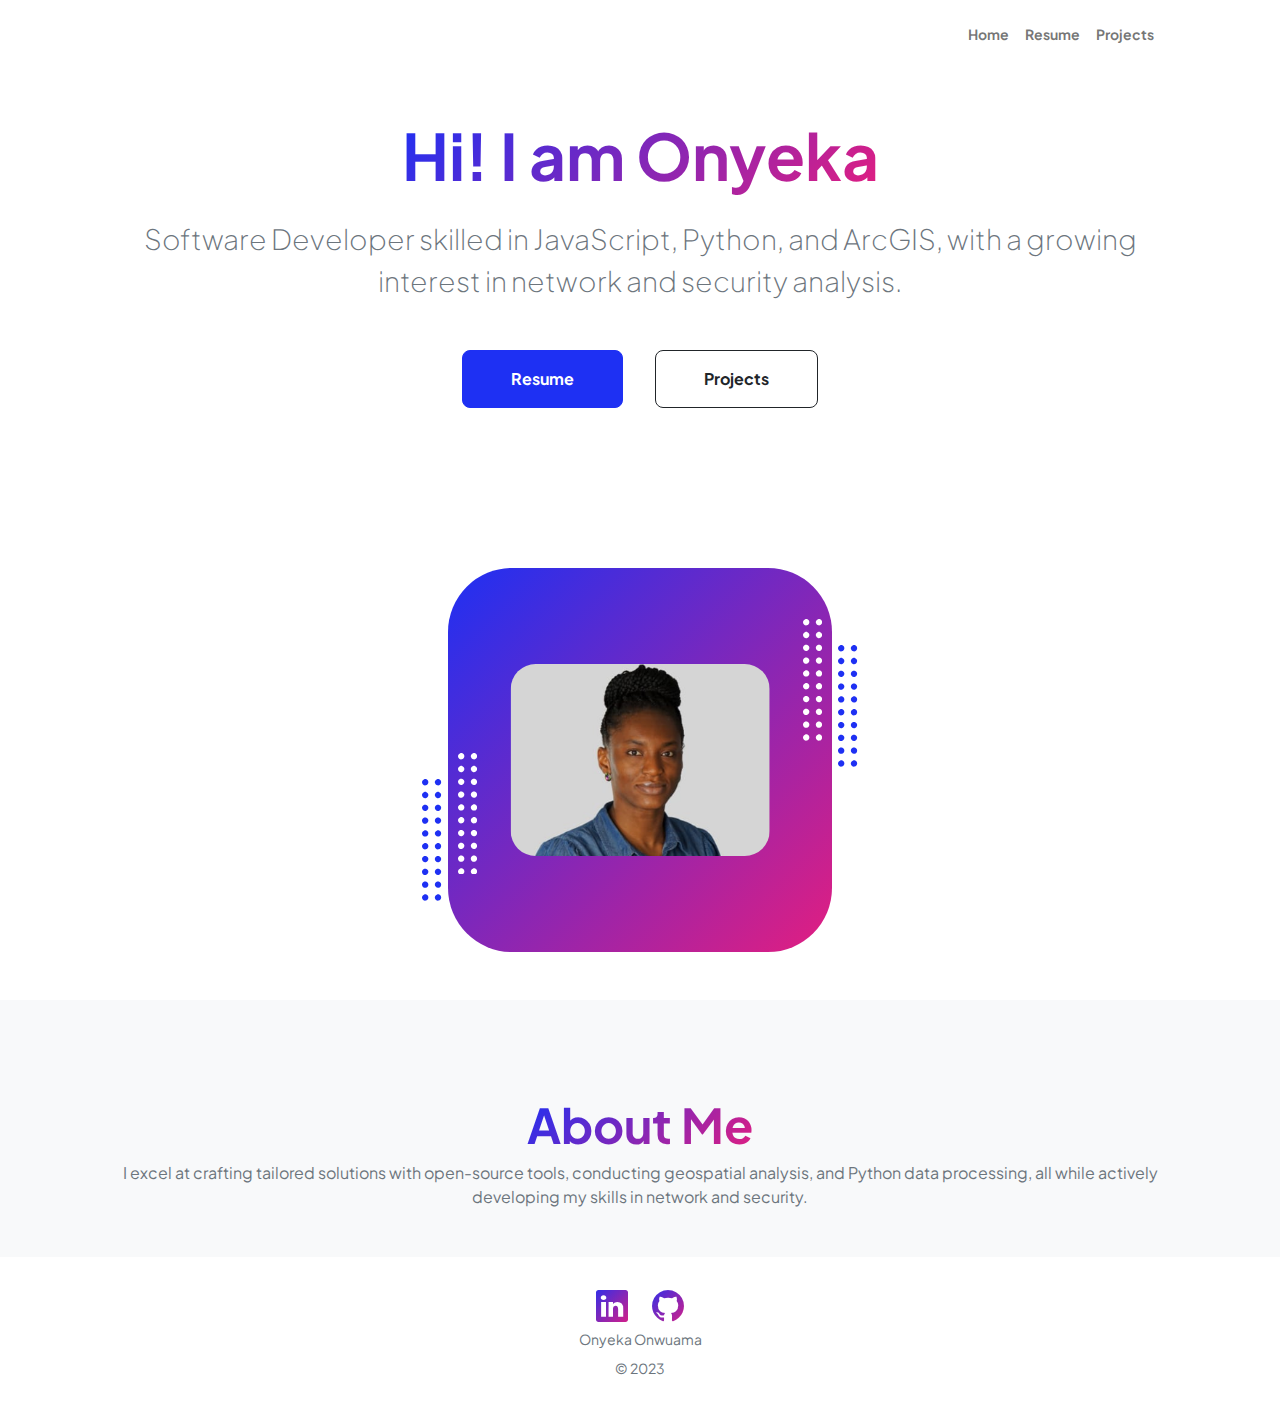
<file: index.html>
<!DOCTYPE html>
<html lang="en">
    <head>
        <meta charset="utf-8" />
        <meta name="viewport" content="width=device-width, initial-scale=1, shrink-to-fit=no" />
        <meta name="description" content="" />
        <meta name="author" content="" />
        <title>Onyeka Onwuama</title>
        <!-- Favicon-->
        <link rel="icon" type="image/x-icon" href="assets/favicon.ico" />
        <!-- Custom Google font-->
        <link rel="preconnect" href="https://fonts.googleapis.com" />
        <link rel="preconnect" href="https://fonts.gstatic.com" crossorigin />
        <link href="https://fonts.googleapis.com/css2?family=Plus+Jakarta+Sans:wght@100;200;300;400;500;600;700;800;900&amp;display=swap" rel="stylesheet" />
        <!-- Bootstrap icons-->
        <link href="https://cdn.jsdelivr.net/npm/bootstrap-icons@1.8.1/font/bootstrap-icons.css" rel="stylesheet" />
        <!-- Core theme CSS (includes Bootstrap)-->
        <link href="css/styles.css" rel="stylesheet" />
    </head>
    <body class="d-flex flex-column h-100">
        <main class="flex-shrink-0">
            <!-- Navigation-->
            <nav class="navbar navbar-expand-lg navbar-light bg-white py-3">
                <div class="container px-5">
                    <!-- <a class="navbar-brand" href="index.html"><span class="fw-bolder text-primary">Start Bootstrap</span></a> -->
                    <button class="navbar-toggler" type="button" data-bs-toggle="collapse" data-bs-target="#navbarSupportedContent" aria-controls="navbarSupportedContent" aria-expanded="false" aria-label="Toggle navigation"><span class="navbar-toggler-icon"></span></button>
                    <div class="collapse navbar-collapse" id="navbarSupportedContent">
                        <ul class="navbar-nav ms-auto mb-2 mb-lg-0 small fw-bolder">
                            <li class="nav-item"><a class="nav-link" href="index.html">Home</a></li>
                            <li class="nav-item"><a class="nav-link" href="resume.html">Resume</a></li>
                            <li class="nav-item"><a class="nav-link" href="projects.html">Projects</a></li>
                            <!-- <li class="nav-item"><a class="nav-link" href="contact.html">Contact</a></li> -->
                        </ul>
                    </div>
                </div>
            </nav>
            <!-- Header-->
            <header class="py-5">
                <div class="container px-5 pb-5">
                    <div class="row gx-5 align-items-center">
                        <div class="col-xxl-5">
                            <!-- Header text content-->
                            <div class="text-center text-xxl-start">
                                <!--<div class="badge bg-gradient-primary-to-secondary text-white mb-4"><div class="text-uppercase">Data &middot; GIS &middot; Network</div></div>
                                <div class="fs-3 fw-light text-muted">I am poised to collaborate across teams</div>-->
                                <h1 class="display-3 fw-bolder mb-4"><span class="text-gradient d-inline">Hi! I am Onyeka</span></h1>
                                <div class="fs-3 fw-light text-muted mb-5">Software Developer skilled in JavaScript, Python, and ArcGIS, with a growing interest in network and security analysis.</div>
                                <div class="d-grid gap-3 d-sm-flex justify-content-sm-center justify-content-xxl-start mb-5">
                                    <a class="btn btn-primary btn-lg px-5 py-3 me-sm-3 fs-6 fw-bolder" href="resume.html">Resume</a>
                                    <a class="btn btn-outline-dark btn-lg px-5 py-3 fs-6 fw-bolder" href="projects.html">Projects</a>
                                </div>
                            </div>
                        </div>
                        <div class="col-xxl-7">
                            <!-- Header profile picture-->
                            <div class="d-flex justify-content-center mt-5 mt-xxl-0">
                                <div class="profile bg-gradient-primary-to-secondary">
                                    <!-- TIP: For best results, use a photo with a transparent background like the demo example below-->
                                    <!-- Watch a tutorial on how to do this on YouTube (link)-->
                                    <img class="profile-img" src="assets/profile.PNG" alt="..." />
                                    <div class="dots-1">
                                        <!-- SVG Dots-->
                                        <svg version="1.1" xmlns="http://www.w3.org/2000/svg" xmlns:xlink="http://www.w3.org/1999/xlink" x="0px" y="0px" viewBox="0 0 191.6 1215.4" style="enable-background: new 0 0 191.6 1215.4" xml:space="preserve">
                                            <g transform="translate(0.000000,1280.000000) scale(0.100000,-0.100000)">
                                                <path d="M227.7,12788.6c-105-35-200-141-222-248c-43-206,163-412,369-369c155,32,275,190,260,339c-11,105-90,213-190,262        C383.7,12801.6,289.7,12808.6,227.7,12788.6z"></path>
                                                <path d="M1507.7,12788.6c-151-50-253-216-222-362c25-119,136-230,254-255c194-41,395,142,375,339c-11,105-90,213-190,262        C1663.7,12801.6,1569.7,12808.6,1507.7,12788.6z"></path>
                                                <path d="M227.7,11508.6c-105-35-200-141-222-248c-43-206,163-412,369-369c155,32,275,190,260,339c-11,105-90,213-190,262        C383.7,11521.6,289.7,11528.6,227.7,11508.6z"></path>
                                                <path d="M1507.7,11508.6c-151-50-253-216-222-362c25-119,136-230,254-255c194-41,395,142,375,339c-11,105-90,213-190,262        C1663.7,11521.6,1569.7,11528.6,1507.7,11508.6z"></path>
                                                <path d="M227.7,10228.6c-105-35-200-141-222-248c-43-206,163-412,369-369c155,32,275,190,260,339c-11,105-90,213-190,262        C383.7,10241.6,289.7,10248.6,227.7,10228.6z"></path>
                                                <path d="M1507.7,10228.6c-105-35-200-141-222-248c-43-206,163-412,369-369c155,32,275,190,260,339c-11,105-90,213-190,262        C1663.7,10241.6,1569.7,10248.6,1507.7,10228.6z"></path>
                                                <path d="M227.7,8948.6c-105-35-200-141-222-248c-43-206,163-412,369-369c155,32,275,190,260,339c-11,105-90,213-190,262        C383.7,8961.6,289.7,8968.6,227.7,8948.6z"></path>
                                                <path d="M1507.7,8948.6c-105-35-200-141-222-248c-43-206,163-412,369-369c155,32,275,190,260,339c-11,105-90,213-190,262        C1663.7,8961.6,1569.7,8968.6,1507.7,8948.6z"></path>
                                                <path d="M227.7,7668.6c-105-35-200-141-222-248c-43-206,163-412,369-369c155,32,275,190,260,339c-11,105-90,213-190,262        C383.7,7681.6,289.7,7688.6,227.7,7668.6z"></path>
                                                <path d="M1507.7,7668.6c-105-35-200-141-222-248c-43-206,163-412,369-369c155,32,275,190,260,339c-11,105-90,213-190,262        C1663.7,7681.6,1569.7,7688.6,1507.7,7668.6z"></path>
                                                <path d="M227.7,6388.6c-105-35-200-141-222-248c-43-206,163-412,369-369c155,32,275,190,260,339c-11,105-90,213-190,262        C383.7,6401.6,289.7,6408.6,227.7,6388.6z"></path>
                                                <path d="M1507.7,6388.6c-105-35-200-141-222-248c-43-206,163-412,369-369c155,32,275,190,260,339c-11,105-90,213-190,262        C1663.7,6401.6,1569.7,6408.6,1507.7,6388.6z"></path>
                                                <path d="M227.7,5108.6c-105-35-200-141-222-248c-43-206,163-412,369-369c155,32,275,190,260,339c-11,105-90,213-190,262        C383.7,5121.6,289.7,5128.6,227.7,5108.6z"></path>
                                                <path d="M1507.7,5108.6c-105-35-200-141-222-248c-43-206,163-412,369-369c155,32,275,190,260,339c-11,105-90,213-190,262        C1663.7,5121.6,1569.7,5128.6,1507.7,5108.6z"></path>
                                                <path d="M227.7,3828.6c-105-35-200-141-222-248c-43-206,163-412,369-369c155,32,275,190,260,339c-11,105-90,213-190,262        C383.7,3841.6,289.7,3848.6,227.7,3828.6z"></path>
                                                <path d="M1507.7,3828.6c-105-35-200-141-222-248c-43-206,163-412,369-369c155,32,275,190,260,339c-11,105-90,213-190,262        C1663.7,3841.6,1569.7,3848.6,1507.7,3828.6z"></path>
                                                <path d="M227.7,2548.6c-105-35-200-141-222-248c-43-206,163-412,369-369c155,32,275,190,260,339c-11,105-90,213-190,262        C383.7,2561.6,289.7,2568.6,227.7,2548.6z"></path>
                                                <path d="M1507.7,2548.6c-105-35-200-141-222-248c-43-206,163-412,369-369c155,32,275,190,260,339c-11,105-90,213-190,262        C1663.7,2561.6,1569.7,2568.6,1507.7,2548.6z"></path>
                                                <path d="M227.7,1268.6c-105-35-200-141-222-248c-43-206,163-412,369-369c155,32,275,190,260,339c-11,105-90,213-190,262        C383.7,1281.6,289.7,1288.6,227.7,1268.6z"></path>
                                                <path d="M1507.7,1268.6c-105-35-200-141-222-248c-43-206,163-412,369-369c155,32,275,190,260,339c-11,105-90,213-190,262        C1663.7,1281.6,1569.7,1288.6,1507.7,1268.6z"></path>
                                            </g>
                                        </svg>
                                        <!-- END of SVG dots-->
                                    </div>
                                    <div class="dots-2">
                                        <!-- SVG Dots-->
                                        <svg version="1.1" xmlns="http://www.w3.org/2000/svg" xmlns:xlink="http://www.w3.org/1999/xlink" x="0px" y="0px" viewBox="0 0 191.6 1215.4" style="enable-background: new 0 0 191.6 1215.4" xml:space="preserve">
                                            <g transform="translate(0.000000,1280.000000) scale(0.100000,-0.100000)">
                                                <path d="M227.7,12788.6c-105-35-200-141-222-248c-43-206,163-412,369-369c155,32,275,190,260,339c-11,105-90,213-190,262        C383.7,12801.6,289.7,12808.6,227.7,12788.6z"></path>
                                                <path d="M1507.7,12788.6c-151-50-253-216-222-362c25-119,136-230,254-255c194-41,395,142,375,339c-11,105-90,213-190,262        C1663.7,12801.6,1569.7,12808.6,1507.7,12788.6z"></path>
                                                <path d="M227.7,11508.6c-105-35-200-141-222-248c-43-206,163-412,369-369c155,32,275,190,260,339c-11,105-90,213-190,262        C383.7,11521.6,289.7,11528.6,227.7,11508.6z"></path>
                                                <path d="M1507.7,11508.6c-151-50-253-216-222-362c25-119,136-230,254-255c194-41,395,142,375,339c-11,105-90,213-190,262        C1663.7,11521.6,1569.7,11528.6,1507.7,11508.6z"></path>
                                                <path d="M227.7,10228.6c-105-35-200-141-222-248c-43-206,163-412,369-369c155,32,275,190,260,339c-11,105-90,213-190,262        C383.7,10241.6,289.7,10248.6,227.7,10228.6z"></path>
                                                <path d="M1507.7,10228.6c-105-35-200-141-222-248c-43-206,163-412,369-369c155,32,275,190,260,339c-11,105-90,213-190,262        C1663.7,10241.6,1569.7,10248.6,1507.7,10228.6z"></path>
                                                <path d="M227.7,8948.6c-105-35-200-141-222-248c-43-206,163-412,369-369c155,32,275,190,260,339c-11,105-90,213-190,262        C383.7,8961.6,289.7,8968.6,227.7,8948.6z"></path>
                                                <path d="M1507.7,8948.6c-105-35-200-141-222-248c-43-206,163-412,369-369c155,32,275,190,260,339c-11,105-90,213-190,262        C1663.7,8961.6,1569.7,8968.6,1507.7,8948.6z"></path>
                                                <path d="M227.7,7668.6c-105-35-200-141-222-248c-43-206,163-412,369-369c155,32,275,190,260,339c-11,105-90,213-190,262        C383.7,7681.6,289.7,7688.6,227.7,7668.6z"></path>
                                                <path d="M1507.7,7668.6c-105-35-200-141-222-248c-43-206,163-412,369-369c155,32,275,190,260,339c-11,105-90,213-190,262        C1663.7,7681.6,1569.7,7688.6,1507.7,7668.6z"></path>
                                                <path d="M227.7,6388.6c-105-35-200-141-222-248c-43-206,163-412,369-369c155,32,275,190,260,339c-11,105-90,213-190,262        C383.7,6401.6,289.7,6408.6,227.7,6388.6z"></path>
                                                <path d="M1507.7,6388.6c-105-35-200-141-222-248c-43-206,163-412,369-369c155,32,275,190,260,339c-11,105-90,213-190,262        C1663.7,6401.6,1569.7,6408.6,1507.7,6388.6z"></path>
                                                <path d="M227.7,5108.6c-105-35-200-141-222-248c-43-206,163-412,369-369c155,32,275,190,260,339c-11,105-90,213-190,262        C383.7,5121.6,289.7,5128.6,227.7,5108.6z"></path>
                                                <path d="M1507.7,5108.6c-105-35-200-141-222-248c-43-206,163-412,369-369c155,32,275,190,260,339c-11,105-90,213-190,262        C1663.7,5121.6,1569.7,5128.6,1507.7,5108.6z"></path>
                                                <path d="M227.7,3828.6c-105-35-200-141-222-248c-43-206,163-412,369-369c155,32,275,190,260,339c-11,105-90,213-190,262        C383.7,3841.6,289.7,3848.6,227.7,3828.6z"></path>
                                                <path d="M1507.7,3828.6c-105-35-200-141-222-248c-43-206,163-412,369-369c155,32,275,190,260,339c-11,105-90,213-190,262        C1663.7,3841.6,1569.7,3848.6,1507.7,3828.6z"></path>
                                                <path d="M227.7,2548.6c-105-35-200-141-222-248c-43-206,163-412,369-369c155,32,275,190,260,339c-11,105-90,213-190,262        C383.7,2561.6,289.7,2568.6,227.7,2548.6z"></path>
                                                <path d="M1507.7,2548.6c-105-35-200-141-222-248c-43-206,163-412,369-369c155,32,275,190,260,339c-11,105-90,213-190,262        C1663.7,2561.6,1569.7,2568.6,1507.7,2548.6z"></path>
                                                <path d="M227.7,1268.6c-105-35-200-141-222-248c-43-206,163-412,369-369c155,32,275,190,260,339c-11,105-90,213-190,262        C383.7,1281.6,289.7,1288.6,227.7,1268.6z"></path>
                                                <path d="M1507.7,1268.6c-105-35-200-141-222-248c-43-206,163-412,369-369c155,32,275,190,260,339c-11,105-90,213-190,262        C1663.7,1281.6,1569.7,1288.6,1507.7,1268.6z"></path>
                                            </g>
                                        </svg>
                                        <!-- END of SVG dots-->
                                    </div>
                                    <div class="dots-3">
                                        <!-- SVG Dots-->
                                        <svg version="1.1" xmlns="http://www.w3.org/2000/svg" xmlns:xlink="http://www.w3.org/1999/xlink" x="0px" y="0px" viewBox="0 0 191.6 1215.4" style="enable-background: new 0 0 191.6 1215.4" xml:space="preserve">
                                            <g transform="translate(0.000000,1280.000000) scale(0.100000,-0.100000)">
                                                <path d="M227.7,12788.6c-105-35-200-141-222-248c-43-206,163-412,369-369c155,32,275,190,260,339c-11,105-90,213-190,262        C383.7,12801.6,289.7,12808.6,227.7,12788.6z"></path>
                                                <path d="M1507.7,12788.6c-151-50-253-216-222-362c25-119,136-230,254-255c194-41,395,142,375,339c-11,105-90,213-190,262        C1663.7,12801.6,1569.7,12808.6,1507.7,12788.6z"></path>
                                                <path d="M227.7,11508.6c-105-35-200-141-222-248c-43-206,163-412,369-369c155,32,275,190,260,339c-11,105-90,213-190,262        C383.7,11521.6,289.7,11528.6,227.7,11508.6z"></path>
                                                <path d="M1507.7,11508.6c-151-50-253-216-222-362c25-119,136-230,254-255c194-41,395,142,375,339c-11,105-90,213-190,262        C1663.7,11521.6,1569.7,11528.6,1507.7,11508.6z"></path>
                                                <path d="M227.7,10228.6c-105-35-200-141-222-248c-43-206,163-412,369-369c155,32,275,190,260,339c-11,105-90,213-190,262        C383.7,10241.6,289.7,10248.6,227.7,10228.6z"></path>
                                                <path d="M1507.7,10228.6c-105-35-200-141-222-248c-43-206,163-412,369-369c155,32,275,190,260,339c-11,105-90,213-190,262        C1663.7,10241.6,1569.7,10248.6,1507.7,10228.6z"></path>
                                                <path d="M227.7,8948.6c-105-35-200-141-222-248c-43-206,163-412,369-369c155,32,275,190,260,339c-11,105-90,213-190,262        C383.7,8961.6,289.7,8968.6,227.7,8948.6z"></path>
                                                <path d="M1507.7,8948.6c-105-35-200-141-222-248c-43-206,163-412,369-369c155,32,275,190,260,339c-11,105-90,213-190,262        C1663.7,8961.6,1569.7,8968.6,1507.7,8948.6z"></path>
                                                <path d="M227.7,7668.6c-105-35-200-141-222-248c-43-206,163-412,369-369c155,32,275,190,260,339c-11,105-90,213-190,262        C383.7,7681.6,289.7,7688.6,227.7,7668.6z"></path>
                                                <path d="M1507.7,7668.6c-105-35-200-141-222-248c-43-206,163-412,369-369c155,32,275,190,260,339c-11,105-90,213-190,262        C1663.7,7681.6,1569.7,7688.6,1507.7,7668.6z"></path>
                                                <path d="M227.7,6388.6c-105-35-200-141-222-248c-43-206,163-412,369-369c155,32,275,190,260,339c-11,105-90,213-190,262        C383.7,6401.6,289.7,6408.6,227.7,6388.6z"></path>
                                                <path d="M1507.7,6388.6c-105-35-200-141-222-248c-43-206,163-412,369-369c155,32,275,190,260,339c-11,105-90,213-190,262        C1663.7,6401.6,1569.7,6408.6,1507.7,6388.6z"></path>
                                                <path d="M227.7,5108.6c-105-35-200-141-222-248c-43-206,163-412,369-369c155,32,275,190,260,339c-11,105-90,213-190,262        C383.7,5121.6,289.7,5128.6,227.7,5108.6z"></path>
                                                <path d="M1507.7,5108.6c-105-35-200-141-222-248c-43-206,163-412,369-369c155,32,275,190,260,339c-11,105-90,213-190,262        C1663.7,5121.6,1569.7,5128.6,1507.7,5108.6z"></path>
                                                <path d="M227.7,3828.6c-105-35-200-141-222-248c-43-206,163-412,369-369c155,32,275,190,260,339c-11,105-90,213-190,262        C383.7,3841.6,289.7,3848.6,227.7,3828.6z"></path>
                                                <path d="M1507.7,3828.6c-105-35-200-141-222-248c-43-206,163-412,369-369c155,32,275,190,260,339c-11,105-90,213-190,262        C1663.7,3841.6,1569.7,3848.6,1507.7,3828.6z"></path>
                                                <path d="M227.7,2548.6c-105-35-200-141-222-248c-43-206,163-412,369-369c155,32,275,190,260,339c-11,105-90,213-190,262        C383.7,2561.6,289.7,2568.6,227.7,2548.6z"></path>
                                                <path d="M1507.7,2548.6c-105-35-200-141-222-248c-43-206,163-412,369-369c155,32,275,190,260,339c-11,105-90,213-190,262        C1663.7,2561.6,1569.7,2568.6,1507.7,2548.6z"></path>
                                                <path d="M227.7,1268.6c-105-35-200-141-222-248c-43-206,163-412,369-369c155,32,275,190,260,339c-11,105-90,213-190,262        C383.7,1281.6,289.7,1288.6,227.7,1268.6z"></path>
                                                <path d="M1507.7,1268.6c-105-35-200-141-222-248c-43-206,163-412,369-369c155,32,275,190,260,339c-11,105-90,213-190,262        C1663.7,1281.6,1569.7,1288.6,1507.7,1268.6z"></path>
                                            </g>
                                        </svg>
                                        <!-- END of SVG dots-->
                                    </div>
                                    <div class="dots-4">
                                        <!-- SVG Dots-->
                                        <svg version="1.1" xmlns="http://www.w3.org/2000/svg" xmlns:xlink="http://www.w3.org/1999/xlink" x="0px" y="0px" viewBox="0 0 191.6 1215.4" style="enable-background: new 0 0 191.6 1215.4" xml:space="preserve">
                                            <g transform="translate(0.000000,1280.000000) scale(0.100000,-0.100000)">
                                                <path d="M227.7,12788.6c-105-35-200-141-222-248c-43-206,163-412,369-369c155,32,275,190,260,339c-11,105-90,213-190,262        C383.7,12801.6,289.7,12808.6,227.7,12788.6z"></path>
                                                <path d="M1507.7,12788.6c-151-50-253-216-222-362c25-119,136-230,254-255c194-41,395,142,375,339c-11,105-90,213-190,262        C1663.7,12801.6,1569.7,12808.6,1507.7,12788.6z"></path>
                                                <path d="M227.7,11508.6c-105-35-200-141-222-248c-43-206,163-412,369-369c155,32,275,190,260,339c-11,105-90,213-190,262        C383.7,11521.6,289.7,11528.6,227.7,11508.6z"></path>
                                                <path d="M1507.7,11508.6c-151-50-253-216-222-362c25-119,136-230,254-255c194-41,395,142,375,339c-11,105-90,213-190,262        C1663.7,11521.6,1569.7,11528.6,1507.7,11508.6z"></path>
                                                <path d="M227.7,10228.6c-105-35-200-141-222-248c-43-206,163-412,369-369c155,32,275,190,260,339c-11,105-90,213-190,262        C383.7,10241.6,289.7,10248.6,227.7,10228.6z"></path>
                                                <path d="M1507.7,10228.6c-105-35-200-141-222-248c-43-206,163-412,369-369c155,32,275,190,260,339c-11,105-90,213-190,262        C1663.7,10241.6,1569.7,10248.6,1507.7,10228.6z"></path>
                                                <path d="M227.7,8948.6c-105-35-200-141-222-248c-43-206,163-412,369-369c155,32,275,190,260,339c-11,105-90,213-190,262        C383.7,8961.6,289.7,8968.6,227.7,8948.6z"></path>
                                                <path d="M1507.7,8948.6c-105-35-200-141-222-248c-43-206,163-412,369-369c155,32,275,190,260,339c-11,105-90,213-190,262        C1663.7,8961.6,1569.7,8968.6,1507.7,8948.6z"></path>
                                                <path d="M227.7,7668.6c-105-35-200-141-222-248c-43-206,163-412,369-369c155,32,275,190,260,339c-11,105-90,213-190,262        C383.7,7681.6,289.7,7688.6,227.7,7668.6z"></path>
                                                <path d="M1507.7,7668.6c-105-35-200-141-222-248c-43-206,163-412,369-369c155,32,275,190,260,339c-11,105-90,213-190,262        C1663.7,7681.6,1569.7,7688.6,1507.7,7668.6z"></path>
                                                <path d="M227.7,6388.6c-105-35-200-141-222-248c-43-206,163-412,369-369c155,32,275,190,260,339c-11,105-90,213-190,262        C383.7,6401.6,289.7,6408.6,227.7,6388.6z"></path>
                                                <path d="M1507.7,6388.6c-105-35-200-141-222-248c-43-206,163-412,369-369c155,32,275,190,260,339c-11,105-90,213-190,262        C1663.7,6401.6,1569.7,6408.6,1507.7,6388.6z"></path>
                                                <path d="M227.7,5108.6c-105-35-200-141-222-248c-43-206,163-412,369-369c155,32,275,190,260,339c-11,105-90,213-190,262        C383.7,5121.6,289.7,5128.6,227.7,5108.6z"></path>
                                                <path d="M1507.7,5108.6c-105-35-200-141-222-248c-43-206,163-412,369-369c155,32,275,190,260,339c-11,105-90,213-190,262        C1663.7,5121.6,1569.7,5128.6,1507.7,5108.6z"></path>
                                                <path d="M227.7,3828.6c-105-35-200-141-222-248c-43-206,163-412,369-369c155,32,275,190,260,339c-11,105-90,213-190,262        C383.7,3841.6,289.7,3848.6,227.7,3828.6z"></path>
                                                <path d="M1507.7,3828.6c-105-35-200-141-222-248c-43-206,163-412,369-369c155,32,275,190,260,339c-11,105-90,213-190,262        C1663.7,3841.6,1569.7,3848.6,1507.7,3828.6z"></path>
                                                <path d="M227.7,2548.6c-105-35-200-141-222-248c-43-206,163-412,369-369c155,32,275,190,260,339c-11,105-90,213-190,262        C383.7,2561.6,289.7,2568.6,227.7,2548.6z"></path>
                                                <path d="M1507.7,2548.6c-105-35-200-141-222-248c-43-206,163-412,369-369c155,32,275,190,260,339c-11,105-90,213-190,262        C1663.7,2561.6,1569.7,2568.6,1507.7,2548.6z"></path>
                                                <path d="M227.7,1268.6c-105-35-200-141-222-248c-43-206,163-412,369-369c155,32,275,190,260,339c-11,105-90,213-190,262        C383.7,1281.6,289.7,1288.6,227.7,1268.6z"></path>
                                                <path d="M1507.7,1268.6c-105-35-200-141-222-248c-43-206,163-412,369-369c155,32,275,190,260,339c-11,105-90,213-190,262        C1663.7,1281.6,1569.7,1288.6,1507.7,1268.6z"></path>
                                            </g>
                                        </svg>
                                        <!-- END of SVG dots-->
                                    </div>
                                </div>
                            </div>
                        </div>
                    </div>
                </div>
            </header>
            <!-- About Section-->
            <section class="bg-light py-5">
                <div class="container px-5">
                    <div class="row gx-5 justify-content-center">
                        <div class="col-xxl-8">
                            <div class="text-center my-5">
                                <h2 class="display-5 fw-bolder"><span class="text-gradient d-inline">About Me</span></h2>
                                <!-- <p class="lead fw-light mb-4">My name is Onyeka Onwuama and I help businesses thrive.</p> -->
                                <p class="text-muted">I excel at crafting tailored solutions with open-source tools, conducting geospatial analysis, and Python data processing, all while actively developing my skills in network and security.</p>
                                <!-- <div class="d-flex justify-content-center fs-2 gap-4">
                                    <a class="text-gradient" href="#!"><i class="bi bi-twitter"></i></a>
                                    <a class="text-gradient" href="https://www.linkedin.com/in/onyekachukwu-onwuama/"><i class="bi bi-linkedin"></i></a>
                                    <a class="text-gradient" href="https://github.com/Nnyeka"><i class="bi bi-github"></i></a>
                                </div> -->
                            </div>
                        </div>
                    </div>
                </div>
            </section>
        </main>
        <!-- Footer-->
        <footer class="bg-white py-4 mt-auto">
            <div class="container px-5">
                <div class="row gx-5 justify-content-center">
                    <!-- <div class="col-auto"><div class="small m-0"></div></div> -->
                    <div class="d-flex justify-content-center fs-2 gap-4">
                        <!-- <a class="text-gradient" href="#!"><i class="bi bi-twitter"></i></a> -->
                        <a class="text-gradient" href="https://www.linkedin.com/in/onyekachukwu-onwuama/"><i class="bi bi-linkedin"></i></a>
                        <a class="text-gradient" href="https://github.com/onyekaonwuama?tab=repositories"><i class="bi bi-github"></i></a>
                    </div>
                    <div class="text-center">
                        <p class="small text-muted mb-2">Onyeka Onwuama</p>
                        <p class="small text-muted">© 2023</p>
                    </div>
                </div>
            </div>
        </footer>
        <!-- Bootstrap core JS-->
        <script src="https://cdn.jsdelivr.net/npm/bootstrap@5.2.3/dist/js/bootstrap.bundle.min.js"></script>
        <!-- Core theme JS-->
        <script src="js/scripts.js"></script>
    </body>
</html>
</file>
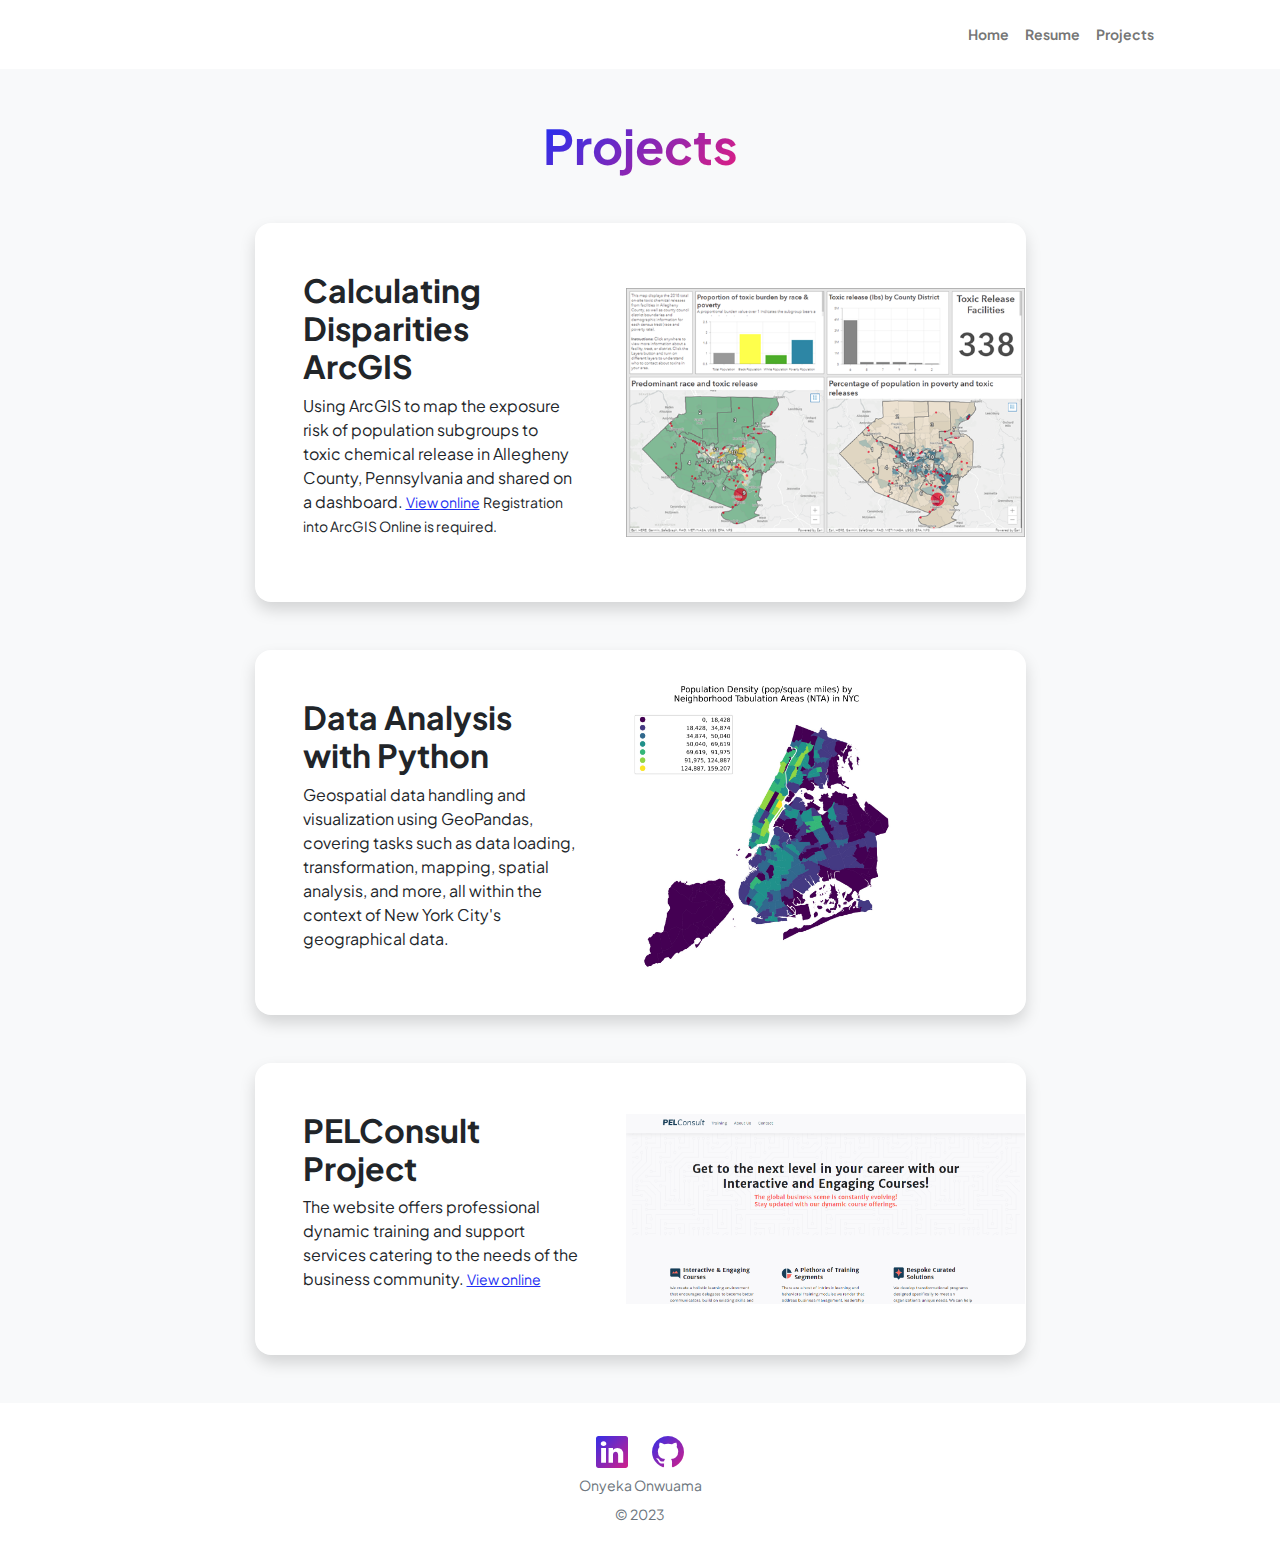
<file: projects.html>
<!DOCTYPE html>
<html lang="en">
    <head>
        <meta charset="utf-8" />
        <meta name="viewport" content="width=device-width, initial-scale=1, shrink-to-fit=no" />
        <meta name="description" content="" />
        <meta name="author" content="" />
        <title>Onyeka Onwuama</title>
        <!-- Favicon-->
        <link rel="icon" type="image/x-icon" href="assets/favicon.ico" />
        <!-- Custom Google font-->
        <link rel="preconnect" href="https://fonts.googleapis.com" />
        <link rel="preconnect" href="https://fonts.gstatic.com" crossorigin />
        <link href="https://fonts.googleapis.com/css2?family=Plus+Jakarta+Sans:wght@100;200;300;400;500;600;700;800;900&amp;display=swap" rel="stylesheet" />
        <!-- Bootstrap icons-->
        <link href="https://cdn.jsdelivr.net/npm/bootstrap-icons@1.8.1/font/bootstrap-icons.css" rel="stylesheet" />
        <!-- Core theme CSS (includes Bootstrap)-->
        <link href="css/styles.css" rel="stylesheet" />
    </head>
    <body class="d-flex flex-column h-100 bg-light">
        <main class="flex-shrink-0">
            <!-- Navigation-->
            <nav class="navbar navbar-expand-lg navbar-light bg-white py-3">
                <div class="container px-5">
                    <!-- <a class="navbar-brand" href="index.html"><span class="fw-bolder text-primary">Start Bootstrap</span></a> -->
                    <button class="navbar-toggler" type="button" data-bs-toggle="collapse" data-bs-target="#navbarSupportedContent" aria-controls="navbarSupportedContent" aria-expanded="false" aria-label="Toggle navigation"><span class="navbar-toggler-icon"></span></button>
                    <div class="collapse navbar-collapse" id="navbarSupportedContent">
                        <ul class="navbar-nav ms-auto mb-2 mb-lg-0 small fw-bolder">
                            <li class="nav-item"><a class="nav-link" href="index.html">Home</a></li>
                            <li class="nav-item"><a class="nav-link" href="resume.html">Resume</a></li>
                            <li class="nav-item"><a class="nav-link" href="projects.html">Projects</a></li>
                            <!-- <li class="nav-item"><a class="nav-link" href="contact.html">Contact</a></li> -->
                        </ul>
                    </div>
                </div>
            </nav>
            <!-- Projects Section-->
            <section class="py-5">
                <div class="container px-5 mb-5">
                    <div class="text-center mb-5">
                        <h1 class="display-5 fw-bolder mb-0"><span class="text-gradient d-inline">Projects</span></h1>
                    </div>
                    <div class="row gx-5 justify-content-center">
                        <div class="col-lg-11 col-xl-9 col-xxl-8">
                            <!-- Project Card 1-->
                            <div class="card overflow-hidden shadow rounded-4 border-0 mb-5">
                                <div class="card-body p-0">
                                    <div class="d-flex d-img align-items-center">
                                        <div class="p-5">
                                            <h2 class="fw-bolder">Calculating Disparities ArcGIS</h2>
                                            <p>Using ArcGIS to map the exposure risk of population subgroups to toxic chemical release in Allegheny County, Pennsylvania and shared on a dashboard.
                                                <a class="small" href="https://www.arcgis.com/apps/dashboards/6bba708fd67b4e4b83ab0f7cef6cffe4">View online</a>
                                                <small>Registration into ArcGIS Online is required.</small>
                                            </p>
                                        </div>
                                        <a href="https://www.arcgis.com/apps/dashboards/6bba708fd67b4e4b83ab0f7cef6cffe4">
                                            <img class="img-fluid mr-3" src="assets/dashboard.png" alt="dashboard" />
                                        </a>
                                    </div>
                                </div>
                            </div>
                            <!-- Project Card 2-->
                            <div class="card overflow-hidden shadow rounded-4 border-0 mb-5">
                                <div class="card-body p-0">
                                    <div class="d-flex d-img align-items-center">
                                        <div class="p-5">
                                            <h2 class="fw-bolder">Data Analysis with Python</h2>
                                            <p>Geospatial data handling and visualization using GeoPandas, covering tasks such as data loading, transformation, mapping, spatial analysis, and more, all within the context of New York City's geographical data.</p>
                                        </div>
                                        <img class="img-fluid mr-3" src="assets/choropleth_map.jpg" alt="chrolopleth" />
                                    </div>
                                </div>
                            </div>
                            <!-- Project Card 3-->
                            <div class="card overflow-hidden shadow rounded-4 border-0">
                                <div class="card-body p-0">
                                    <div class="d-flex d-img align-items-center">
                                        <div class="p-5">
                                            <h2 class="fw-bolder">PELConsult Project</h2>
                                            <p>The website offers professional dynamic training and support services catering to the needs of the business community.
                                                <a class="small" href="https://www.pelconsult.com/">View online</a>
                                            </p>
                                        </div>
                                        <a href="https://www.pelconsult.com/">
                                            <img class="img-fluid" src="assets/pelconsult.PNG" alt="pelconsult" />
                                        </a>
                                    </div>
                                </div>
                            </div>
                        </div>
                    </div>
                </div>
            </section>
        </main>
        <!-- Footer-->
        <footer class="bg-white py-4 mt-auto">
            <div class="container px-5">
                <div class="row gx-5 justify-content-center">
                    <!-- <div class="col-auto"><div class="small m-0"></div></div> -->
                    <div class="d-flex justify-content-center fs-2 gap-4">
                        <!-- <a class="text-gradient" href="#!"><i class="bi bi-twitter"></i></a> -->
                        <a class="text-gradient" href="https://www.linkedin.com/in/onyekachukwu-onwuama/"><i class="bi bi-linkedin"></i></a>
                        <a class="text-gradient" href="https://github.com/onyekaonwuama?tab=repositories"><i class="bi bi-github"></i></a>
                    </div>
                    <div class="text-center">
                        <p class="small text-muted mb-2">Onyeka Onwuama</p>
                        <p class="small text-muted">© 2023</p>
                    </div>
                </div>
            </div>
        </footer>
        <!-- Bootstrap core JS-->
        <script src="https://cdn.jsdelivr.net/npm/bootstrap@5.2.3/dist/js/bootstrap.bundle.min.js"></script>
        <!-- Core theme JS-->
        <script src="js/scripts.js"></script>
    </body>
</html>
</file>
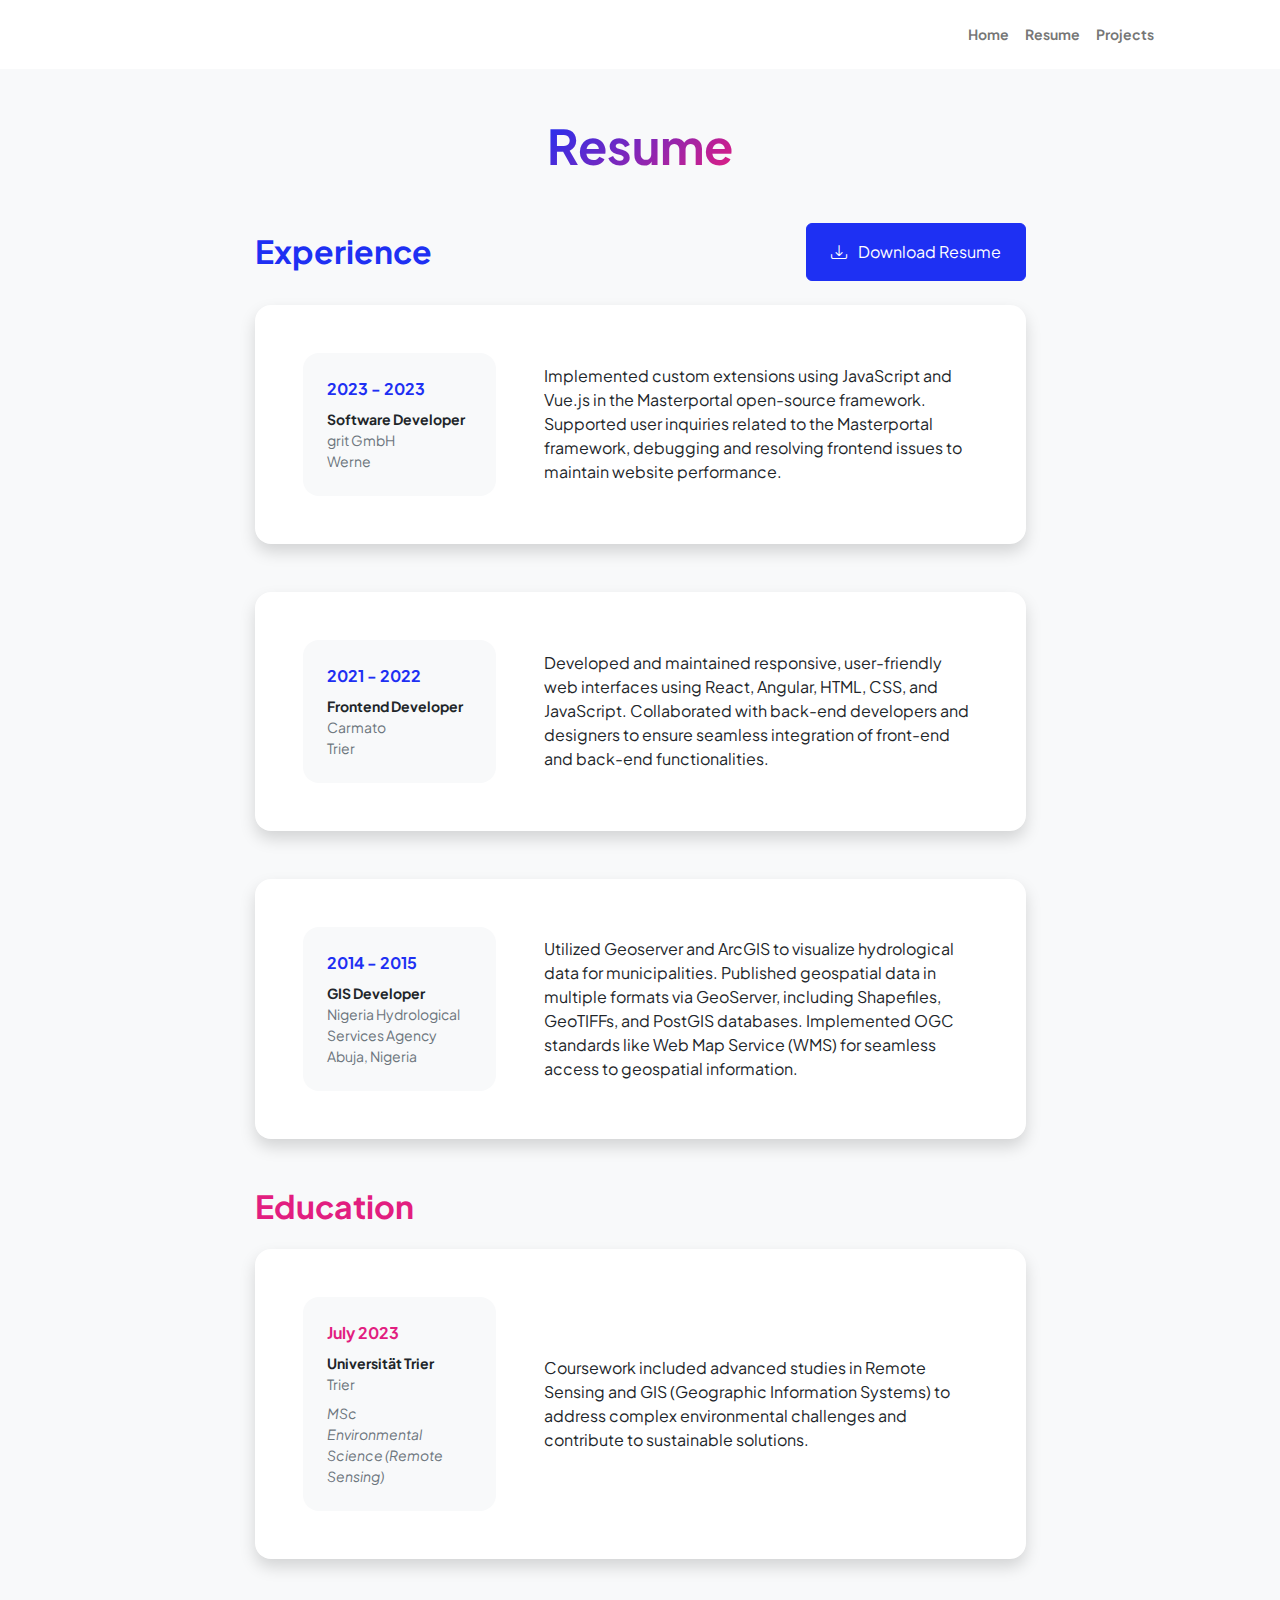
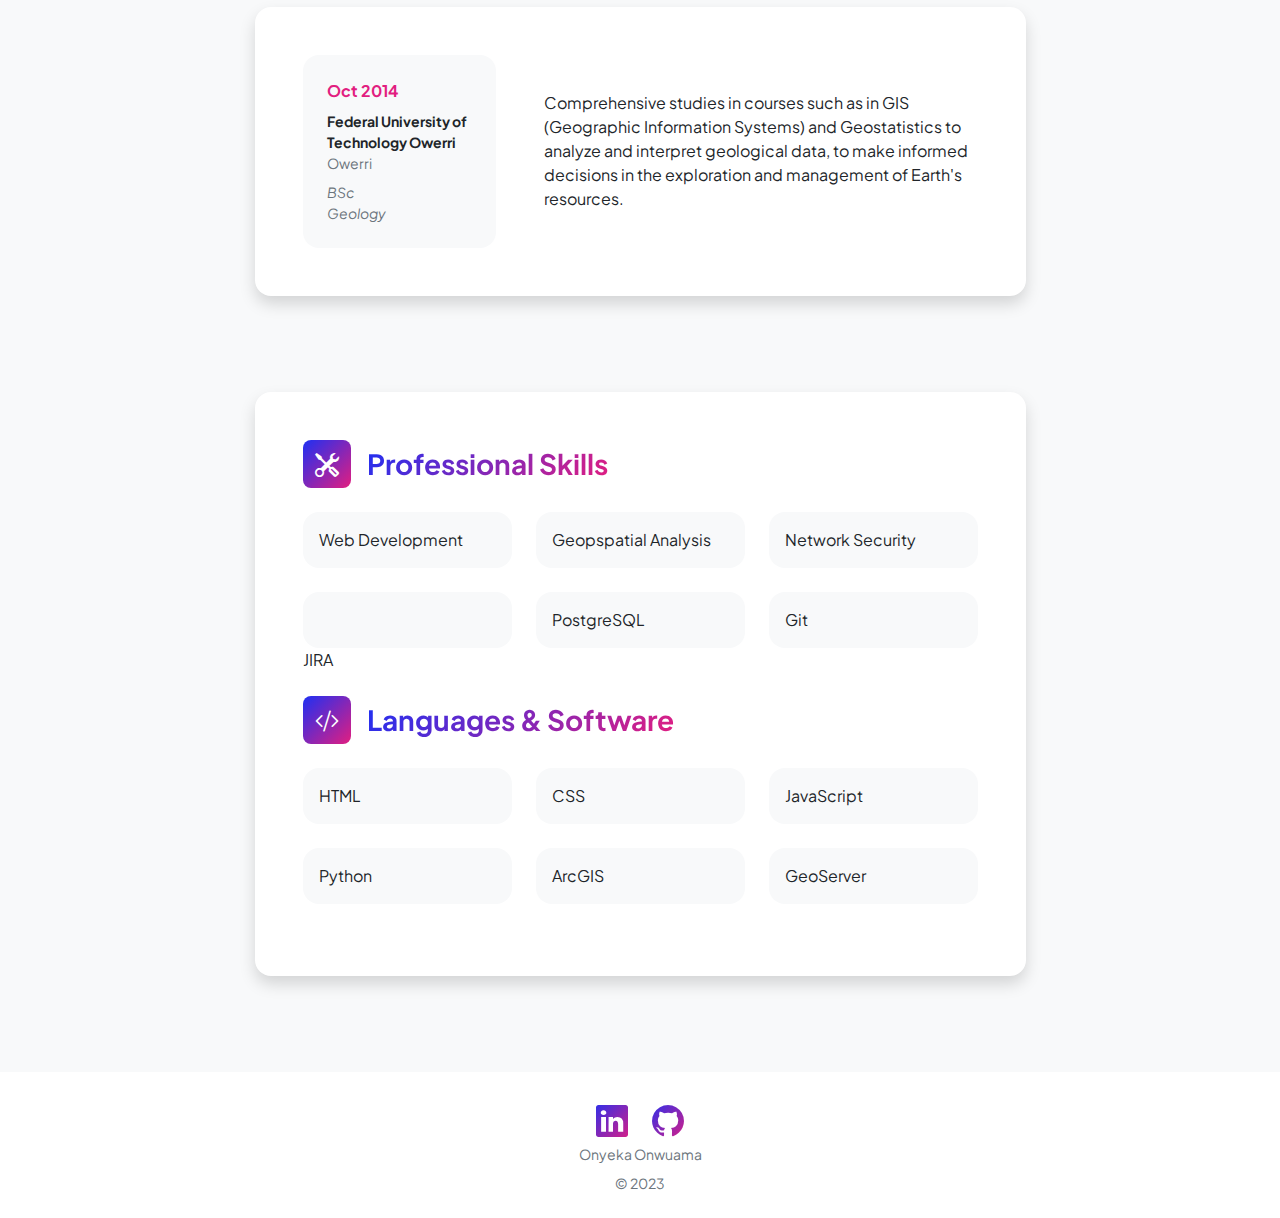
<file: resume.html>
<!DOCTYPE html>
<html lang="en">
    <head>
        <meta charset="utf-8" />
        <meta name="viewport" content="width=device-width, initial-scale=1, shrink-to-fit=no" />
        <meta name="description" content="" />
        <meta name="author" content="" />
        <title>Onyeka Onwuama</title>
        <!-- Favicon-->
        <link rel="icon" type="image/x-icon" href="assets/favicon.ico" />
        <!-- Custom Google font-->
        <link rel="preconnect" href="https://fonts.googleapis.com" />
        <link rel="preconnect" href="https://fonts.gstatic.com" crossorigin />
        <link href="https://fonts.googleapis.com/css2?family=Plus+Jakarta+Sans:wght@100;200;300;400;500;600;700;800;900&amp;display=swap" rel="stylesheet" />
        <!-- Bootstrap icons-->
        <link href="https://cdn.jsdelivr.net/npm/bootstrap-icons@1.8.1/font/bootstrap-icons.css" rel="stylesheet" />
        <!-- Core theme CSS (includes Bootstrap)-->
        <link href="css/styles.css" rel="stylesheet" />
    </head>
    <body class="d-flex flex-column h-100 bg-light">
        <main class="flex-shrink-0">
            <!-- Navigation-->
            <nav class="navbar navbar-expand-lg navbar-light bg-white py-3">
                <div class="container px-5">
                    <!-- <a class="navbar-brand" href="index.html"><span class="fw-bolder text-primary">Start Bootstrap</span></a> -->
                    <button class="navbar-toggler" type="button" data-bs-toggle="collapse" data-bs-target="#navbarSupportedContent" aria-controls="navbarSupportedContent" aria-expanded="false" aria-label="Toggle navigation"><span class="navbar-toggler-icon"></span></button>
                    <div class="collapse navbar-collapse" id="navbarSupportedContent">
                        <ul class="navbar-nav ms-auto mb-2 mb-lg-0 small fw-bolder">
                            <li class="nav-item"><a class="nav-link" href="index.html">Home</a></li>
                            <li class="nav-item"><a class="nav-link" href="resume.html">Resume</a></li>
                            <li class="nav-item"><a class="nav-link" href="projects.html">Projects</a></li>
                            <!-- <li class="nav-item"><a class="nav-link" href="contact.html">Contact</a></li> -->
                        </ul>
                    </div>
                </div>
            </nav>
            <!-- Page Content-->
            <div class="container px-5 my-5">
                <div class="text-center mb-5">
                    <h1 class="display-5 fw-bolder mb-0"><span class="text-gradient d-inline">Resume</span></h1>
                </div>
                <div class="row gx-5 justify-content-center">
                    <div class="col-lg-11 col-xl-9 col-xxl-8">
                        <!-- Experience Section-->
                        <section>
                            <div class="d-flex d-resume align-items-center justify-content-between mb-4">
                                <h2 class="text-primary fw-bolder mb-0">Experience</h2>
                                <!-- Download resume button-->
                                <!-- Note: Set the link href target to a PDF file within your project-->
                                <a class="btn btn-primary px-4 py-3" href="assets/CV__Onwuama.pdf">
                                    <div class="d-inline-block bi bi-download me-2"></div>
                                    Download Resume
                                </a>
                            </div>
                            <!-- Experience Card 1-->
                            <div class="card shadow border-0 rounded-4 mb-5">
                                <div class="card-body p-5">
                                    <div class="row align-items-center gx-5">
                                        <div class="col text-center text-lg-start mb-4 mb-lg-0">
                                            <div class="bg-light p-4 rounded-4">
                                                <div class="text-primary fw-bolder mb-2">2023 - 2023</div>
                                                <div class="small fw-bolder">Software Developer</div>
                                                <div class="small text-muted">grit GmbH</div>
                                                <div class="small text-muted">Werne</div>
                                            </div>
                                        </div>
                                        <div class="col-lg-8"><div>Implemented custom extensions using JavaScript and Vue.js in the Masterportal open-source framework. Supported user inquiries related to the Masterportal framework, debugging and resolving frontend issues to maintain website performance.</div></div>
                                    </div>
                                </div>
                            </div>
                            <!-- Experience Card 3-->
                            <div class="card shadow border-0 rounded-4 mb-5">
                                <div class="card-body p-5">
                                    <div class="row align-items-center gx-5">
                                        <div class="col-12 col-lg-4 mb-4 mb-lg-0 text-center text-lg-start">
                                            <div class="bg-light p-4 rounded-4">
                                                <div class="text-primary fw-bolder mb-2">2021 - 2022</div>
                                                <div class="small fw-bolder">Frontend Developer</div>
                                                <div class="small text-muted">Carmato</div>
                                                <div class="small text-muted">Trier</div>
                                            </div>
                                        </div>
                                        <div class="col-12 col-lg-8">
                                            <div>Developed and maintained responsive, user-friendly web interfaces using React, Angular, HTML, CSS, and JavaScript. Collaborated with back-end developers and designers to ensure seamless integration of front-end and back-end functionalities.</div>
                                        </div>
                                    </div>
                                </div>
                            </div>
                            <!-- Experience Card 2-->
                            <div class="card shadow border-0 rounded-4 mb-5">
                                <div class="card-body p-5">
                                    <div class="row align-items-center gx-5">
                                        <div class="col text-center text-lg-start mb-4 mb-lg-0">
                                            <div class="bg-light p-4 rounded-4">
                                                <div class="text-primary fw-bolder mb-2">2014 - 2015</div>
                                                <div class="small fw-bolder">GIS Developer</div>
                                                <div class="small text-muted">Nigeria Hydrological Services Agency</div>
                                                <div class="small text-muted">Abuja, Nigeria</div>
                                            </div>
                                        </div>
                                        <div class="col-lg-8"><div>Utilized Geoserver and ArcGIS to visualize hydrological data for municipalities. Published geospatial data in multiple formats via GeoServer, including Shapefiles, GeoTIFFs, and PostGIS databases. Implemented OGC standards like Web Map Service (WMS) for seamless access to geospatial information.</div></div>
                                    </div>
                                </div>
                            </div>
                        </section>
                        <!-- Education Section-->
                        <section>
                            <h2 class="text-secondary fw-bolder mb-4">Education</h2>
                            <!-- Education Card 1-->
                            <div class="card shadow border-0 rounded-4 mb-5">
                                <div class="card-body p-5">
                                    <div class="row align-items-center gx-5">
                                        <div class="col text-center text-lg-start mb-4 mb-lg-0">
                                            <div class="bg-light p-4 rounded-4">
                                                <div class="text-secondary fw-bolder mb-2">July 2023</div>
                                                <div class="mb-2">
                                                    <div class="small fw-bolder">Universität Trier</div>
                                                    <div class="small text-muted">Trier</div>
                                                </div>
                                                <div class="fst-italic">
                                                    <div class="small text-muted">MSc</div>
                                                    <div class="small text-muted">Environmental Science (Remote Sensing)</div>
                                                </div>
                                            </div>
                                        </div>
                                        <div class="col-lg-8"><div>Coursework included advanced studies in Remote Sensing and GIS (Geographic Information Systems) to address complex environmental challenges and contribute to sustainable solutions.</div></div>
                                    </div>
                                </div>
                            </div>
                            <!-- Education Card 2-->
                            <div class="card shadow border-0 rounded-4 mb-5">
                                <div class="card-body p-5">
                                    <div class="row align-items-center gx-5">
                                        <div class="col text-center text-lg-start mb-4 mb-lg-0">
                                            <div class="bg-light p-4 rounded-4">
                                                <div class="text-secondary fw-bolder mb-2">Oct 2014</div>
                                                <div class="mb-2">
                                                    <div class="small fw-bolder">Federal University of Technology Owerri</div>
                                                    <div class="small text-muted">Owerri</div>
                                                </div>
                                                <div class="fst-italic">
                                                    <div class="small text-muted">BSc</div>
                                                    <div class="small text-muted">Geology</div>
                                                </div>
                                            </div>
                                        </div>
                                        <div class="col-lg-8"><div>Comprehensive studies in courses such as in GIS (Geographic Information Systems) and Geostatistics to analyze and interpret geological data, to make informed decisions in the exploration and management of Earth's resources.</div></div>
                                    </div>
                                </div>
                            </div>
                        </section>
                        <!-- Divider-->
                        <div class="pb-5"></div>
                        <!-- Skills Section-->
                        <section>
                            <!-- Skillset Card-->
                            <div class="card shadow border-0 rounded-4 mb-5">
                                <div class="card-body p-5">
                                    <!-- Professional skills list-->
                                    <div class="mb-5">
                                        <div class="d-flex align-items-center mb-4">
                                            <div class="feature bg-primary bg-gradient-primary-to-secondary text-white rounded-3 me-3"><i class="bi bi-tools"></i></div>
                                            <h3 class="fw-bolder mb-0"><span class="text-gradient d-inline">Professional Skills</span></h3>
                                        </div>
                                        <div class="row row-cols-1 row-cols-md-3 mb-4">
                                            <div class="col mb-4 mb-md-0"><div class="d-flex align-items-center bg-light rounded-4 p-3 h-100">Web Development</div></div>
                                            <div class="col mb-4 mb-md-0"><div class="d-flex align-items-center bg-light rounded-4 p-3 h-100">Geopspatial Analysis</div></div>
                                            <div class="col"><div class="d-flex align-items-center bg-light rounded-4 p-3 h-100">Network Security</div></div>
                                        </div>
                                        <div class="row row-cols-1 row-cols-md-3">
                                            <div class="col mb-4 mb-md-0"><div class="d-flex align-items-center bg-light rounded-4 p-3 h-100"></div>JIRA</div>
                                            <div class="col mb-4 mb-md-0"><div class="d-flex align-items-center bg-light rounded-4 p-3 h-100">PostgreSQL</div></div>
                                            <div class="col"><div class="d-flex align-items-center bg-light rounded-4 p-3 h-100">Git</div></div>
                                        </div>
                                    </div>
                                    <!-- Languages list-->
                                    <div class="mb-0">
                                        <div class="d-flex align-items-center mb-4">
                                            <div class="feature bg-primary bg-gradient-primary-to-secondary text-white rounded-3 me-3"><i class="bi bi-code-slash"></i></div>
                                            <h3 class="fw-bolder mb-0"><span class="text-gradient d-inline">Languages & Software</span></h3>
                                        </div>
                                        <div class="row row-cols-1 row-cols-md-3 mb-4">
                                            <div class="col mb-4 mb-md-0"><div class="d-flex align-items-center bg-light rounded-4 p-3 h-100">HTML</div></div>
                                            <div class="col mb-4 mb-md-0"><div class="d-flex align-items-center bg-light rounded-4 p-3 h-100">CSS</div></div>
                                            <div class="col"><div class="d-flex align-items-center bg-light rounded-4 p-3 h-100">JavaScript</div></div>
                                        </div>
                                        <div class="row row-cols-1 row-cols-md-3 mb-4">
                                            <div class="col mb-4 mb-md-0"><div class="d-flex align-items-center bg-light rounded-4 p-3 h-100">Python</div></div>
                                            <div class="col mb-4 mb-md-0"><div class="d-flex align-items-center bg-light rounded-4 p-3 h-100">ArcGIS</div></div>
                                            <div class="col"><div class="d-flex align-items-center bg-light rounded-4 p-3 h-100">GeoServer</div></div>
                                        </div>
                                    </div>
                                </div>
                            </div>
                        </section>
                    </div>
                </div>
            </div>
        </main>
        <!-- Footer-->
        <footer class="bg-white py-4 mt-auto">
            <div class="container px-5">
                <div class="row gx-5 justify-content-center">
                    <!-- <div class="col-auto"><div class="small m-0"></div></div> -->
                    <div class="d-flex justify-content-center fs-2 gap-4">
                        <!-- <a class="text-gradient" href="#!"><i class="bi bi-twitter"></i></a> -->
                        <a class="text-gradient" href="https://www.linkedin.com/in/onyekachukwu-onwuama/"><i class="bi bi-linkedin"></i></a>
                        <a class="text-gradient" href="https://github.com/onyekaonwuama?tab=repositories"><i class="bi bi-github"></i></a>
                    </div>
                    <div class="text-center">
                        <div class="small text-muted mb-2">Onyeka Onwuama</div>
                        <div class="small text-muted">© 2023</div>
                    </div>
                </div>
            </div>
        </footer>
        <!-- Bootstrap core JS-->
        <script src="https://cdn.jsdelivr.net/npm/bootstrap@5.2.3/dist/js/bootstrap.bundle.min.js"></script>
        <!-- Core theme JS-->
        <script src="js/scripts.js"></script>
    </body>
</html>
</file>
